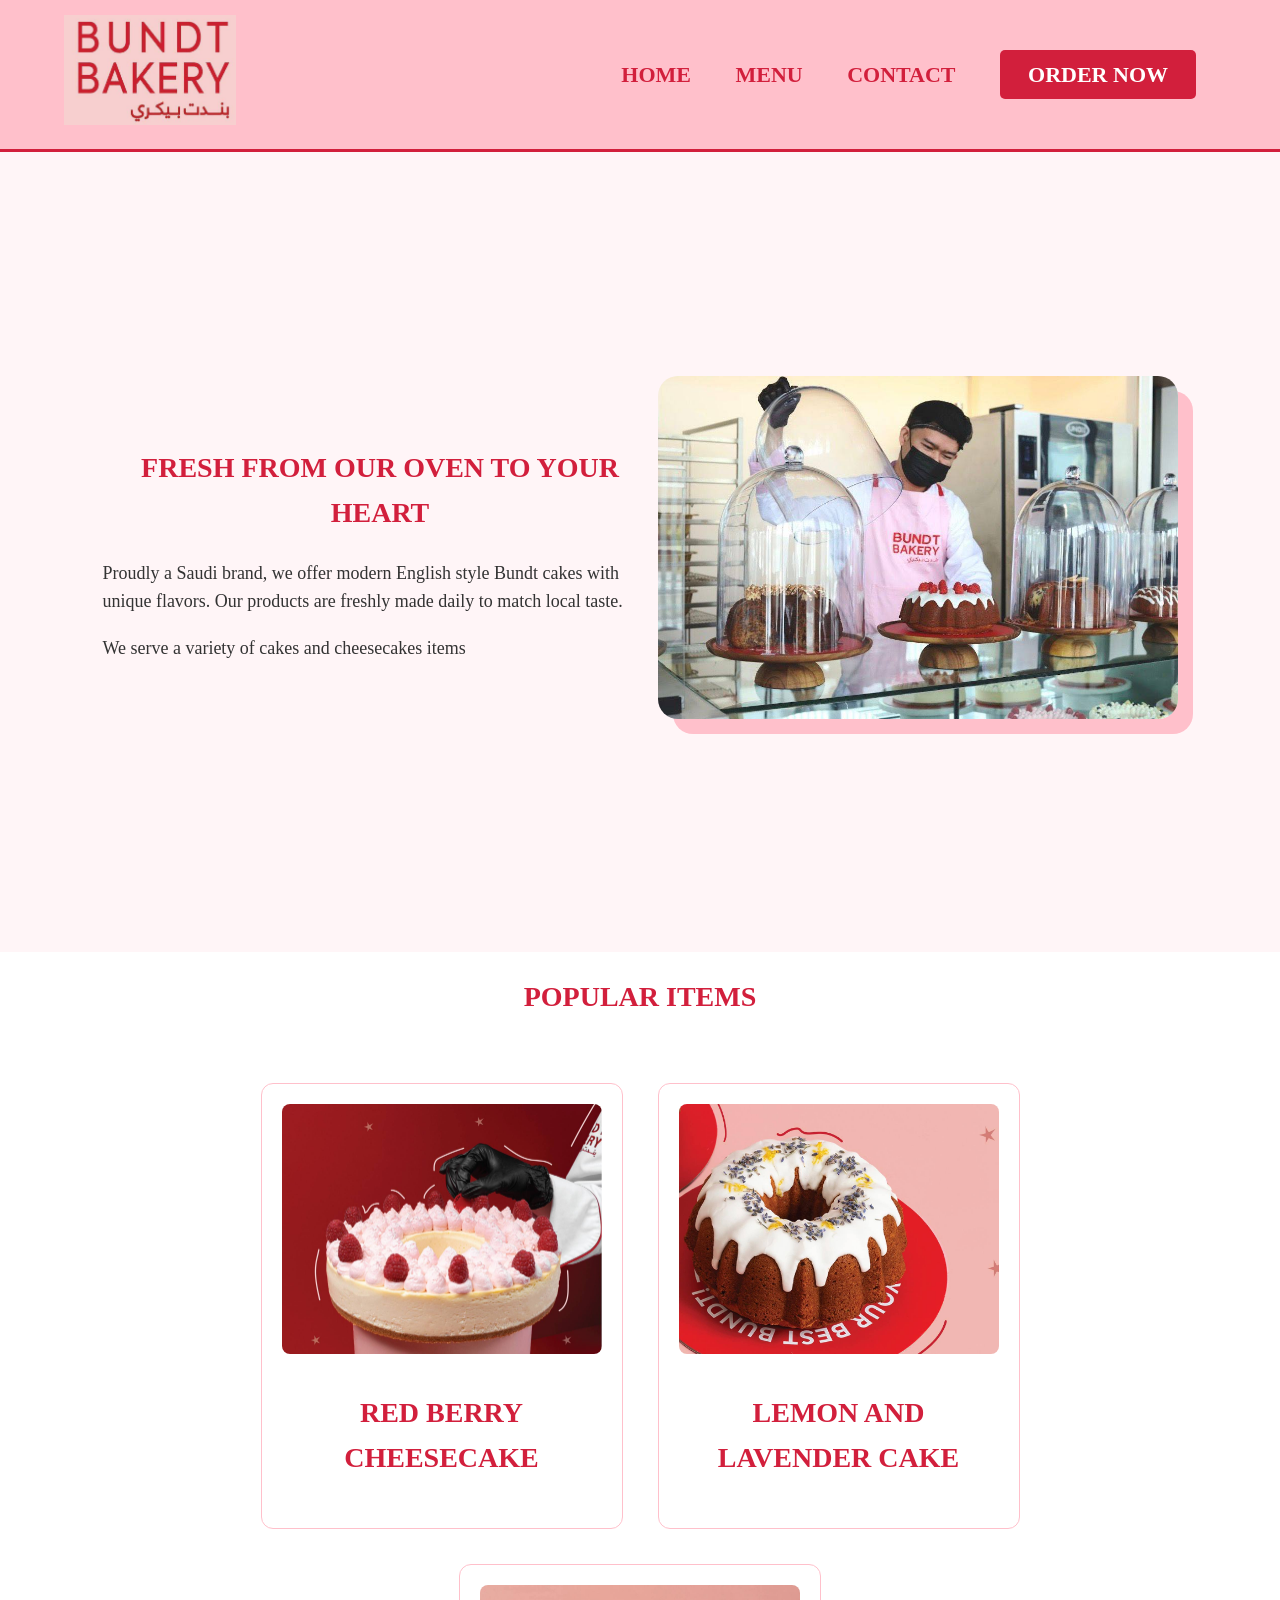
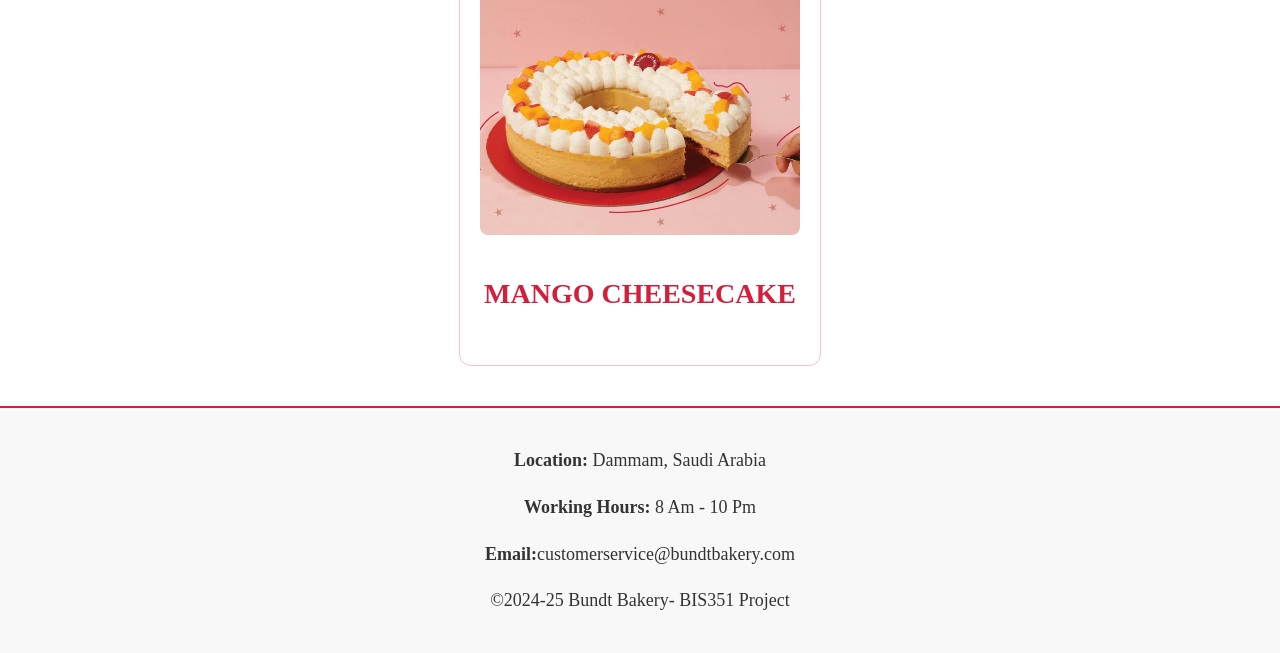
<file: index.html>
<!DOCTYPE html>
<html lang="en">
    <head>
        <meta charset="UTF-8">
        <title>Bundt Bakery</title>
        <link rel="stylesheet" href="style.css">
    </head>
    <body>

        <header>
           <div class="logo-container">
            <img src="images/Bundt_logo.jpg" alt="Bundt Bakery Logo" class="main-logo">
           </div>

            <nav>
                <a href="index.html">HOME</a>
                <a href="menu.html">MENU</a>
                <a href="contact.html">CONTACT</a>
                <a href="cart.html" class="order-now-btn">ORDER NOW</a>
            </nav>
        </header>

        <main>
            <section class="hero">
                <div class="hero-content">
                    <h1>Fresh From Our Oven to Your Heart</h1>
                    <p>Proudly a Saudi brand, we offer modern English style Bundt cakes with unique flavors. Our products are freshly made daily to match local taste.</p>
                    <p class="sub-text">We serve a variety of cakes and cheesecakes items</p>
                </div>
                <div class="hero-img-box">
                    <img src="images/Bundet_image.jpg" alt="Bundt Bakery Special Cake">
                </div>
            </section>

            <section class="popular-section">
                <h2>Popular Items</h2>
                <div class="product-grid">
                    <div class="product-card">
                        <img src="images/berry.jpg" alt="Red Berry Cheesecake">
                        <h3>Red Berry Cheesecake</h3>
                    </div>
                    <div class="product-card">
                        <img src="images/lemon.png" alt="Lemon and Lavender Cake">
                        <h3>Lemon and Lavender Cake</h3>
                    </div>
                    <div class="product-card">
                        <img src="images/mango.png" alt="Mango Cheesecake">
                        <h3>Mango Cheesecake</h3>
                    </div>

                </div>            
            </section>
    
        </main>
        <footer>
          <div class="footer-container">
            <div class="footer-info">
                <p><strong>Location:</strong> Dammam, Saudi Arabia</p>
                <p><strong>Working Hours:</strong> 8 Am - 10 Pm</p>
                <p><strong>Email:</strong>customerservice@bundtbakery.com</p>
            </div>
            <div class="footer-bottom">
                <p>&copy;2024-25 Bundt Bakery- BIS351 Project</p>
            </div>
          </div>
        </footer>

     </body>
</html>
</file>
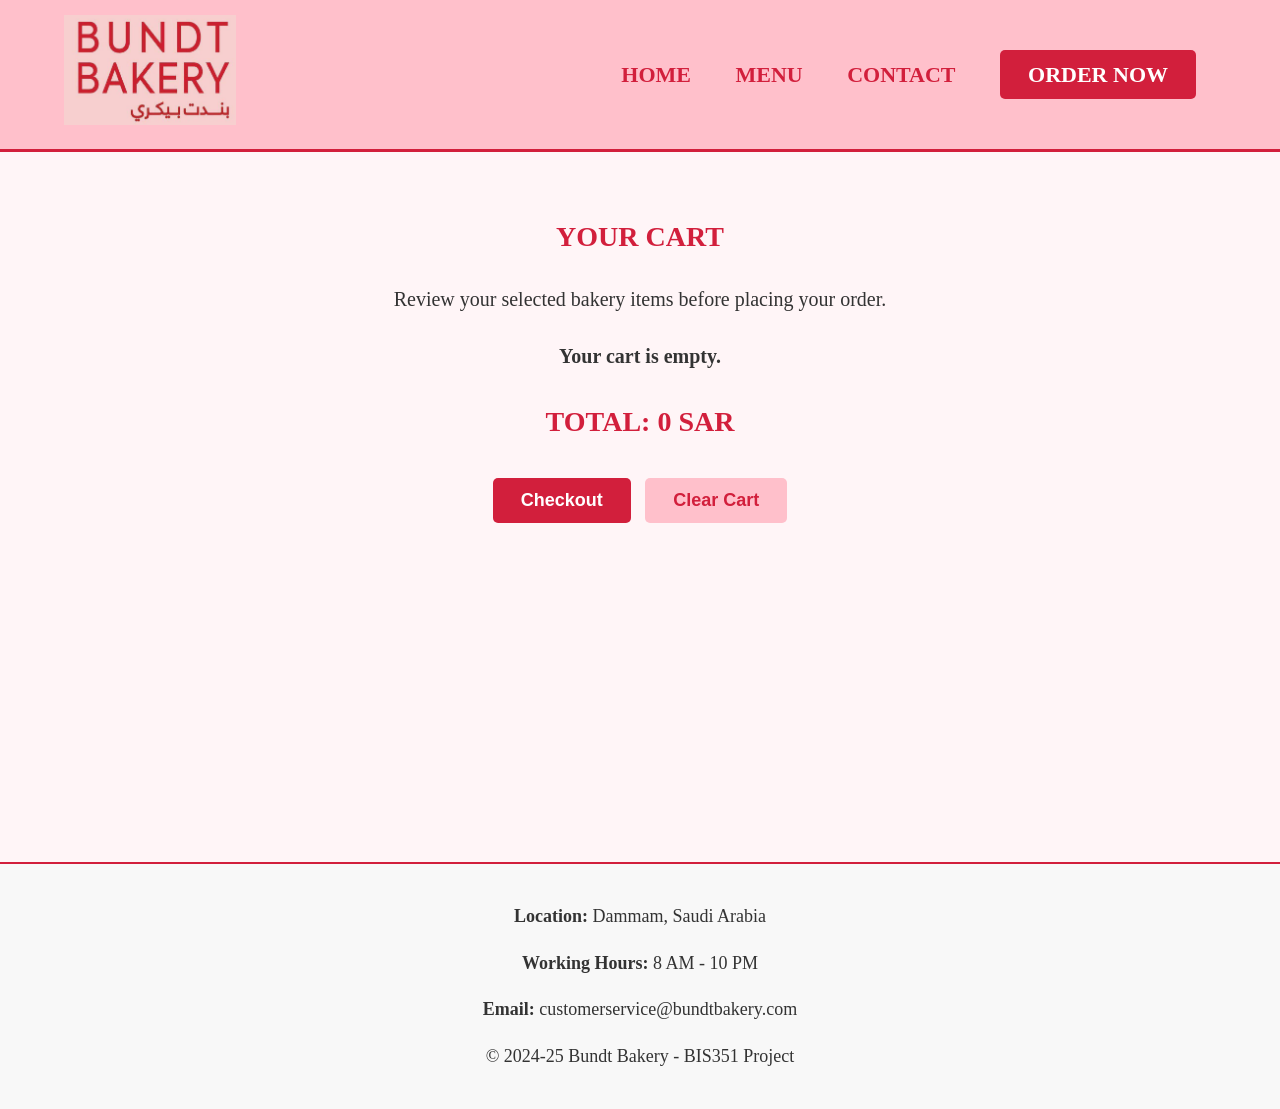
<file: cart.html>
<!DOCTYPE html>
<html lang="en">
<head>
    <meta charset="UTF-8">
    <title>Cart - Bundt Bakery</title>
    <link rel="stylesheet" href="style.css">
</head>
<body>

    <header>
        <div class="logo-container">
            <img src="images/Bundt_logo.jpg" alt="Bundt Bakery Logo" class="main-logo">
        </div>

        <nav>
            <a href="index.html">HOME</a>
            <a href="menu.html">MENU</a>
            <a href="contact.html">CONTACT</a>
            <a href="cart.html" class="order-now-btn">ORDER NOW</a>
        </nav>
    </header>

    <main>
        <section class="cart-section">

            <h1>Your Cart</h1>

            <p class="cart-intro">
                Review your selected bakery items before placing your order.
            </p>

            <div id="cart-items"></div>

            <div class="cart-total-box">
                <h3 id="cart-total">Total: 0 SAR</h3>

                <button class="checkout-btn" onclick="checkout()">
                    Checkout
                </button>

                <button class="clear-cart-btn" onclick="clearCart()">
                    Clear Cart
                </button>
            </div>

        </section>
    </main>

    <footer>
        <div class="footer-container">

            <div class="footer-info">
                <p><strong>Location:</strong> Dammam, Saudi Arabia</p>
                <p><strong>Working Hours:</strong> 8 AM - 10 PM</p>
                <p><strong>Email:</strong> customerservice@bundtbakery.com</p>
            </div>

            <div class="footer-bottom">
                <p>&copy; 2024-25 Bundt Bakery - BIS351 Project</p>
            </div>

        </div>
    </footer>

    <script src="script.js"></script>

</body>
</html>
</file>
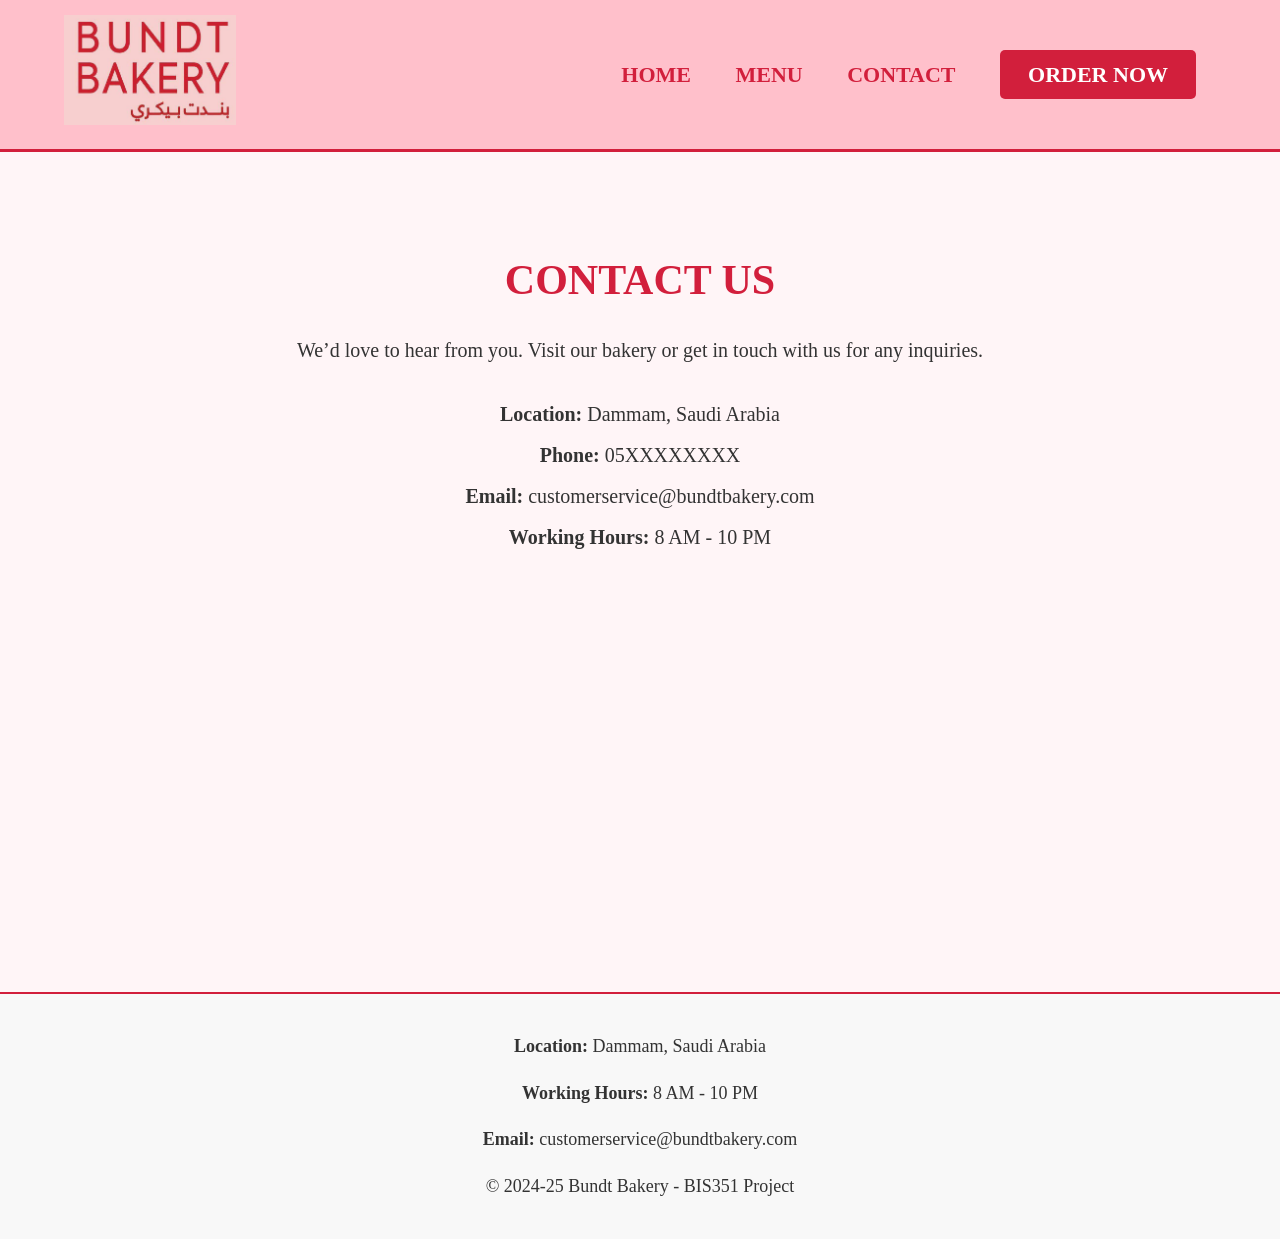
<file: contact.html>
<!DOCTYPE html>
<html lang="en">

<head>
    <meta charset="UTF-8">
    <title>Contact - Bundt Bakery</title>
    <link rel="stylesheet" href="style.css">
</head>

<body>

    <header>

        <div class="logo-container">
            <img src="images/Bundt_logo.jpg" alt="Bundt Bakery Logo" class="main-logo">
        </div>

        <nav>
            <a href="index.html">HOME</a>
            <a href="menu.html">MENU</a>
            <a href="contact.html">CONTACT</a>
            <a href="cart.html" class="order-now-btn">ORDER NOW</a>
        </nav>

    </header>

    <main>

        <section class="contact-section">

            <h1>CONTACT US</h1>

            <p class="contact-text">
                We’d love to hear from you. Visit our bakery or get in touch with us for any inquiries.
            </p>

            <div class="contact-info">
                <p><strong>Location:</strong> Dammam, Saudi Arabia</p>
                <p><strong>Phone:</strong> 05XXXXXXXX</p>
                <p><strong>Email:</strong> customerservice@bundtbakery.com</p>
                <p><strong>Working Hours:</strong> 8 AM - 10 PM</p>
            </div>

        </section>

    </main>

    <footer>

        <div class="footer-container">

            <div class="footer-info">
                <p><strong>Location:</strong> Dammam, Saudi Arabia</p>
                <p><strong>Working Hours:</strong> 8 AM - 10 PM</p>
                <p><strong>Email:</strong> customerservice@bundtbakery.com</p>
            </div>

            <div class="footer-bottom">
                <p>&copy; 2024-25 Bundt Bakery - BIS351 Project</p>
            </div>

        </div>

    </footer>

</body>

</html>
</file>
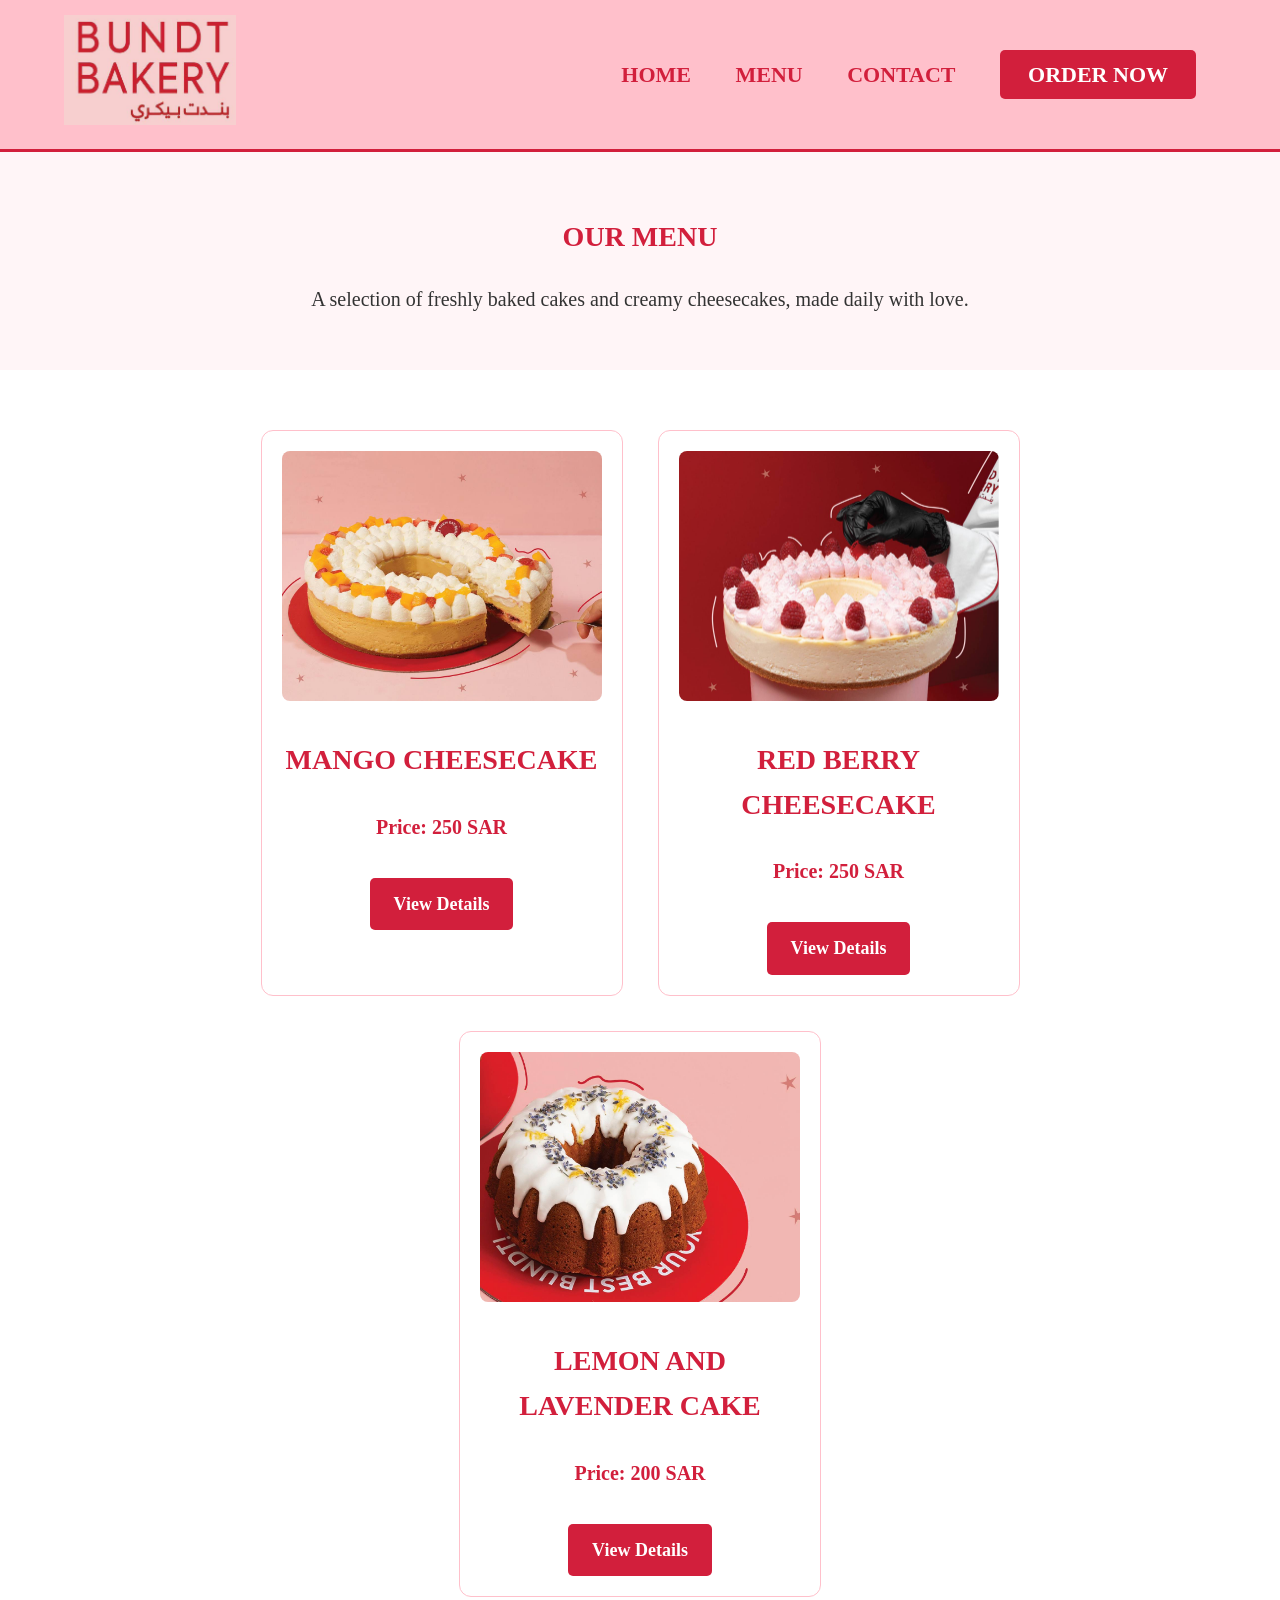
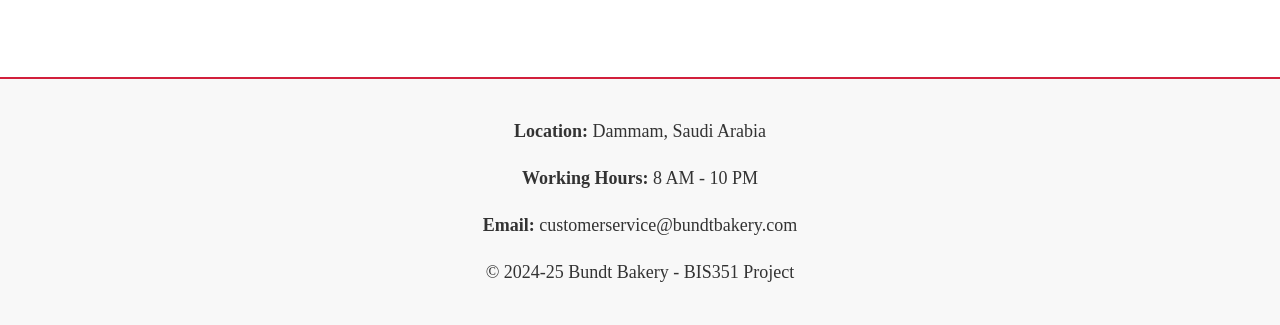
<file: menu.html>
<!DOCTYPE html>
<html lang="en">
<head>
    <meta charset="UTF-8">
    <title>Menu - Bundt Bakery</title>
    <link rel="stylesheet" href="style.css">
</head>
<body>
 <header>
        <div class="logo-container">
            <img src="images/Bundt_logo.jpg" alt="Bundt Bakery Logo" class="main-logo">
        </div>

        <nav>
            <a href="index.html">HOME</a>
            <a href="menu.html">MENU</a>
            <a href="contact.html">CONTACT</a>
            <a href="cart.html" class="order-now-btn">ORDER NOW</a>
        </nav>
    </header>

     <main>
        <section class="menu-hero">
            <h1>OUR MENU</h1>
            <p>
                A selection of freshly baked cakes and creamy cheesecakes,
                made daily with love.
            </p>
        </section>

         <section class="menu-section">
            <div class="product-grid">

                <div class="product-card">
                    <img src="images/mango.png" alt="Mango Cheesecake">
                    <h3>Mango Cheesecake</h3>
                    <p class="price">Price: 250 SAR</p>
                    <a href="product-details.html" class="view-btn">View Details</a>
                </div>

                 <div class="product-card">
                    <img src="images/berry.jpg" alt="Red Berry Cheesecake">
                    <h3>Red Berry Cheesecake</h3>
                    <p class="price">Price: 250 SAR</p>
                    <a href="product-details.html" class="view-btn">View Details</a>
                </div>

                 <div class="product-card">
                    <img src="images/lemon.png" alt="Lemon and Lavender Cake">
                    <h3>Lemon and Lavender Cake</h3>
                    <p class="price">Price: 200 SAR</p>
                    <a href="product-details.html" class="view-btn">View Details</a>
                </div>

            </div>
        </section>
    </main>

    <footer>
        <div class="footer-container">
            <div class="footer-info">
                <p><strong>Location:</strong> Dammam, Saudi Arabia</p>
                <p><strong>Working Hours:</strong> 8 AM - 10 PM</p>
                <p><strong>Email:</strong> customerservice@bundtbakery.com</p>
            </div>

            <div class="footer-bottom">
                <p>&copy; 2024-25 Bundt Bakery - BIS351 Project</p>
            </div>
        </div>
    </footer>

</body>
</html>
</file>
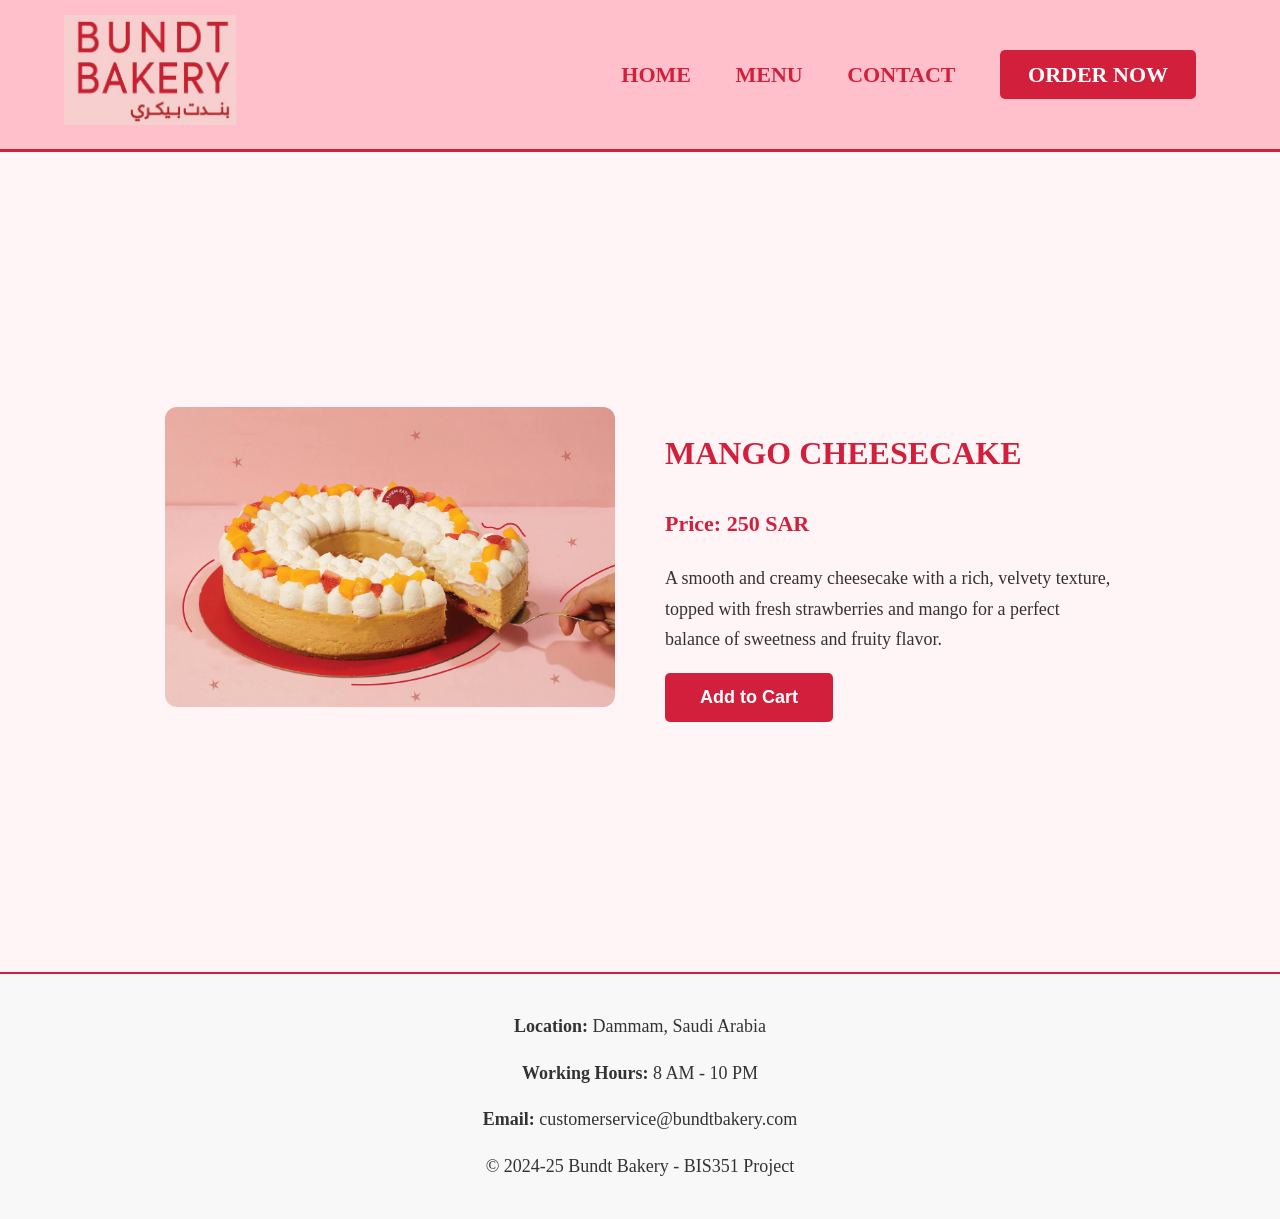
<file: product-details.html>
<!DOCTYPE html>
<html lang="en">
<head>
    <meta charset="UTF-8">
    <title>Product Details - Bundt Bakery</title>
    <link rel="stylesheet" href="style.css">
</head>
<body>

    <header>
        <div class="logo-container">
            <img src="images/Bundt_logo.jpg" alt="Bundt Bakery Logo" class="main-logo">
        </div>

        <nav>
            <a href="index.html">HOME</a>
            <a href="menu.html">MENU</a>
            <a href="contact.html">CONTACT</a>
            <a href="cart.html" class="order-now-btn">ORDER NOW</a>
        </nav>
    </header>

    <main>
        <section class="product-details-section">

            <div class="details-image">
                <img src="images/mango.png" alt="Mango Cheesecake">
            </div>

            <div class="details-content">
                <h1>Mango Cheesecake</h1>
                <p class="details-price">Price: 250 SAR</p>

                <p class="details-description">
                    A smooth and creamy cheesecake with a rich, velvety texture,
                    topped with fresh strawberries and mango for a perfect balance
                    of sweetness and fruity flavor.
                </p>

                <button class="add-cart-btn">Add to Cart</button>
            </div>

        </section>
    </main>

    <footer>
        <div class="footer-container">
            <div class="footer-info">
                <p><strong>Location:</strong> Dammam, Saudi Arabia</p>
                <p><strong>Working Hours:</strong> 8 AM - 10 PM</p>
                <p><strong>Email:</strong> customerservice@bundtbakery.com</p>
            </div>

            <div class="footer-bottom">
                <p>&copy; 2024-25 Bundt Bakery - BIS351 Project</p>
            </div>
        </div>
    </footer>
<script src="script.js"></script>
</body>
</html>
</file>
<file: style.css>
/* GLOBAL STYLES */

body {
    font-family: "Times New Roman", Times, serif;
    font-size: 18px;
    line-height: 1.6;
    margin: 0;
    padding: 0;
    color: #333333;
    background-color: #FFFFFF;
}

/* HEADINGS */

h1, h2, h3 {
    font-size: 28px;
    color: #D21F3C;
    text-transform: uppercase;
    text-align: center;
}

/* NAVIGATION */

header {
    background-color: #FFC0CB;
    padding: 15px 5%;
    display: flex;
    justify-content: space-between;
    align-items: center;
    border-bottom: 3px solid #D21F3C;
}

.main-logo {
    height: 110px;
    width: auto;
}

nav a {
    text-decoration: none;
    color: #D21F3C;
    font-weight: bold;
    margin: 0 20px;
    font-size: 22px;
}

/* ORDER NOW BUTTON */

.order-now-btn {
    background-color: #D21F3C;
    color: #FFFFFF !important;
    padding: 12px 28px;
    border-radius: 5px;
}

/* HOME PAGE */

.hero {
    display: flex;
    align-items: center;
    justify-content: space-around;
    min-height: 80vh;
    padding: 40px 8%;
    background-color: #FFF5F7;
}

.hero-img-box img {
    width: 520px;
    height: auto;
    border-radius: 20px;
    box-shadow: 15px 15px 0px #FFC0CB;
    object-fit: cover;
}

/* PRODUCT CARDS */

.product-grid {
    display: flex;
    justify-content: center;
    gap: 35px;
    flex-wrap: wrap;
    padding: 40px 5%;
}

.product-card {
    border: 1px solid #FFC0CB;
    border-radius: 12px;
    width: 320px;
    padding: 20px;
    text-align: center;
}

.product-card img {
    width: 100%;
    height: 250px;
    object-fit: cover;
    border-radius: 8px;
}

/* FOOTER */

footer {
    background-color: #F8F8F8;
    border-top: 2px solid #D21F3C;
    padding: 20px;
    text-align: center;
    font-size: 18px;
}

/* MENU PAGE */

.menu-hero {
    background-color: #FFF5F7;
    text-align: center;
    padding: 40px 10%;
}

.menu-hero p {
    font-size: 20px;
    color: #333333;
    max-width: 700px;
    margin: 15px auto;
}

.menu-section {
    padding: 20px 5% 40px;
    background-color: #FFFFFF;
}

.price {
    color: #D21F3C;
    font-weight: bold;
    font-size: 20px;
}

.view-btn {
    display: inline-block;
    margin-top: 15px;
    background-color: #D21F3C;
    color: #FFFFFF;
    text-decoration: none;
    padding: 12px 24px;
    border-radius: 5px;
    font-weight: bold;
    font-size: 18px;
}

/* PRODUCT DETAILS PAGE */

.product-details-section {
    background-color: #FFF5F7;
    padding: 50px 10%;
    display: flex;
    justify-content: center;
    align-items: center;
    gap: 50px;
    min-height: 80vh;
}

.details-image img {
    width: 450px;
    height: 300px;
    object-fit: cover;
    border-radius: 12px;
}

.details-content {
    width: 450px;
}

.details-content h1 {
    text-align: left;
    font-size: 32px;
}

.details-price {
    color: #D21F3C;
    font-weight: bold;
    font-size: 22px;
}

.details-description {
    font-size: 18px;
    line-height: 1.7;
    color: #333333;
}

.add-cart-btn {
    background-color: #D21F3C;
    color: #FFFFFF;
    border: none;
    padding: 14px 35px;
    border-radius: 5px;
    font-weight: bold;
    cursor: pointer;
    font-size: 18px;
}

/* CART PAGE */

.cart-section {
    background-color: #FFF5F7;
    padding: 40px 10%;
    min-height: 70vh;
    text-align: center;
}

.cart-intro {
    font-size: 20px;
    color: #333333;
    margin-bottom: 25px;
}

.cart-item {
    background-color: #FFFFFF;
    border: 1px solid #FFC0CB;
    border-radius: 12px;
    padding: 18px;
    margin: 15px auto;
    max-width: 700px;
    display: flex;
    align-items: center;
    gap: 20px;
    text-align: left;
}

.cart-item img {
    width: 130px;
    height: 110px;
    object-fit: cover;
    border-radius: 8px;
}

.cart-total-box {
    margin-top: 25px;
}

.checkout-btn,
.clear-cart-btn {
    background-color: #D21F3C;
    color: #FFFFFF;
    border: none;
    padding: 12px 28px;
    border-radius: 5px;
    font-weight: bold;
    cursor: pointer;
    margin: 5px;
    font-size: 18px;
}

.clear-cart-btn {
    background-color: #FFC0CB;
    color: #D21F3C;
}

.empty-cart {
	font-size: 20px;
    font-weight: bold;
}

/* CONTACT PAGE */

.contact-section {
    background-color: #FFF5F7;
    min-height: 80vh;
    text-align: center;
    padding: 60px 20px;
}

.contact-section h1 {
    font-size: 42px;
    color: #D21F3C;
    margin-bottom: 20px;
}

.contact-text {
    font-size: 20px;
    color: #333333;
    max-width: 700px;
    margin: 0 auto 30px;
    line-height: 1.6;
}

.contact-info p {
    font-size: 20px;
    color: #333333;
    line-height: 1.8;
    margin: 5px 0;
}

@media (max-width: 768px) {

    header {
        flex-direction: column;
        padding: 15px;
        gap: 15px;
    }

    .main-logo {
        height: 85px;
    }

    nav {
        display: flex;
        flex-direction: column;
        align-items: center;
        gap: 12px;
    }

    nav a {
        margin: 0;
        font-size: 20px;
    }

    .hero {
        flex-direction: column;
        text-align: center;
        min-height: 100vh;
        padding: 30px 20px;
    }

    .hero-img-box img {
        width: 100%;
        max-width: 320px;
    }

    .product-card {
        width: 90%;
    }

    .product-details-section {
        flex-direction: column;
        text-align: center;
        min-height: 100vh;
        padding: 30px 20px;
    }

    .details-image img {
        width: 100%;
        max-width: 320px;
        height: auto;
    }

    .details-content {
        width: 100%;
    }

    .details-content h1 {
        text-align: center;
    }

    .cart-section {
        min-height: 100vh;
        padding: 30px 20px;
    }

    .cart-item {
        flex-direction: column;
        text-align: center;
    }

    .contact-section {
        min-height: auto;
        padding: 40px 20px;
    }

    .contact-section h1 {
        font-size: 34px;
    }

    .contact-text,
    .contact-info p {
        font-size: 18px;
    }
}
</file>
